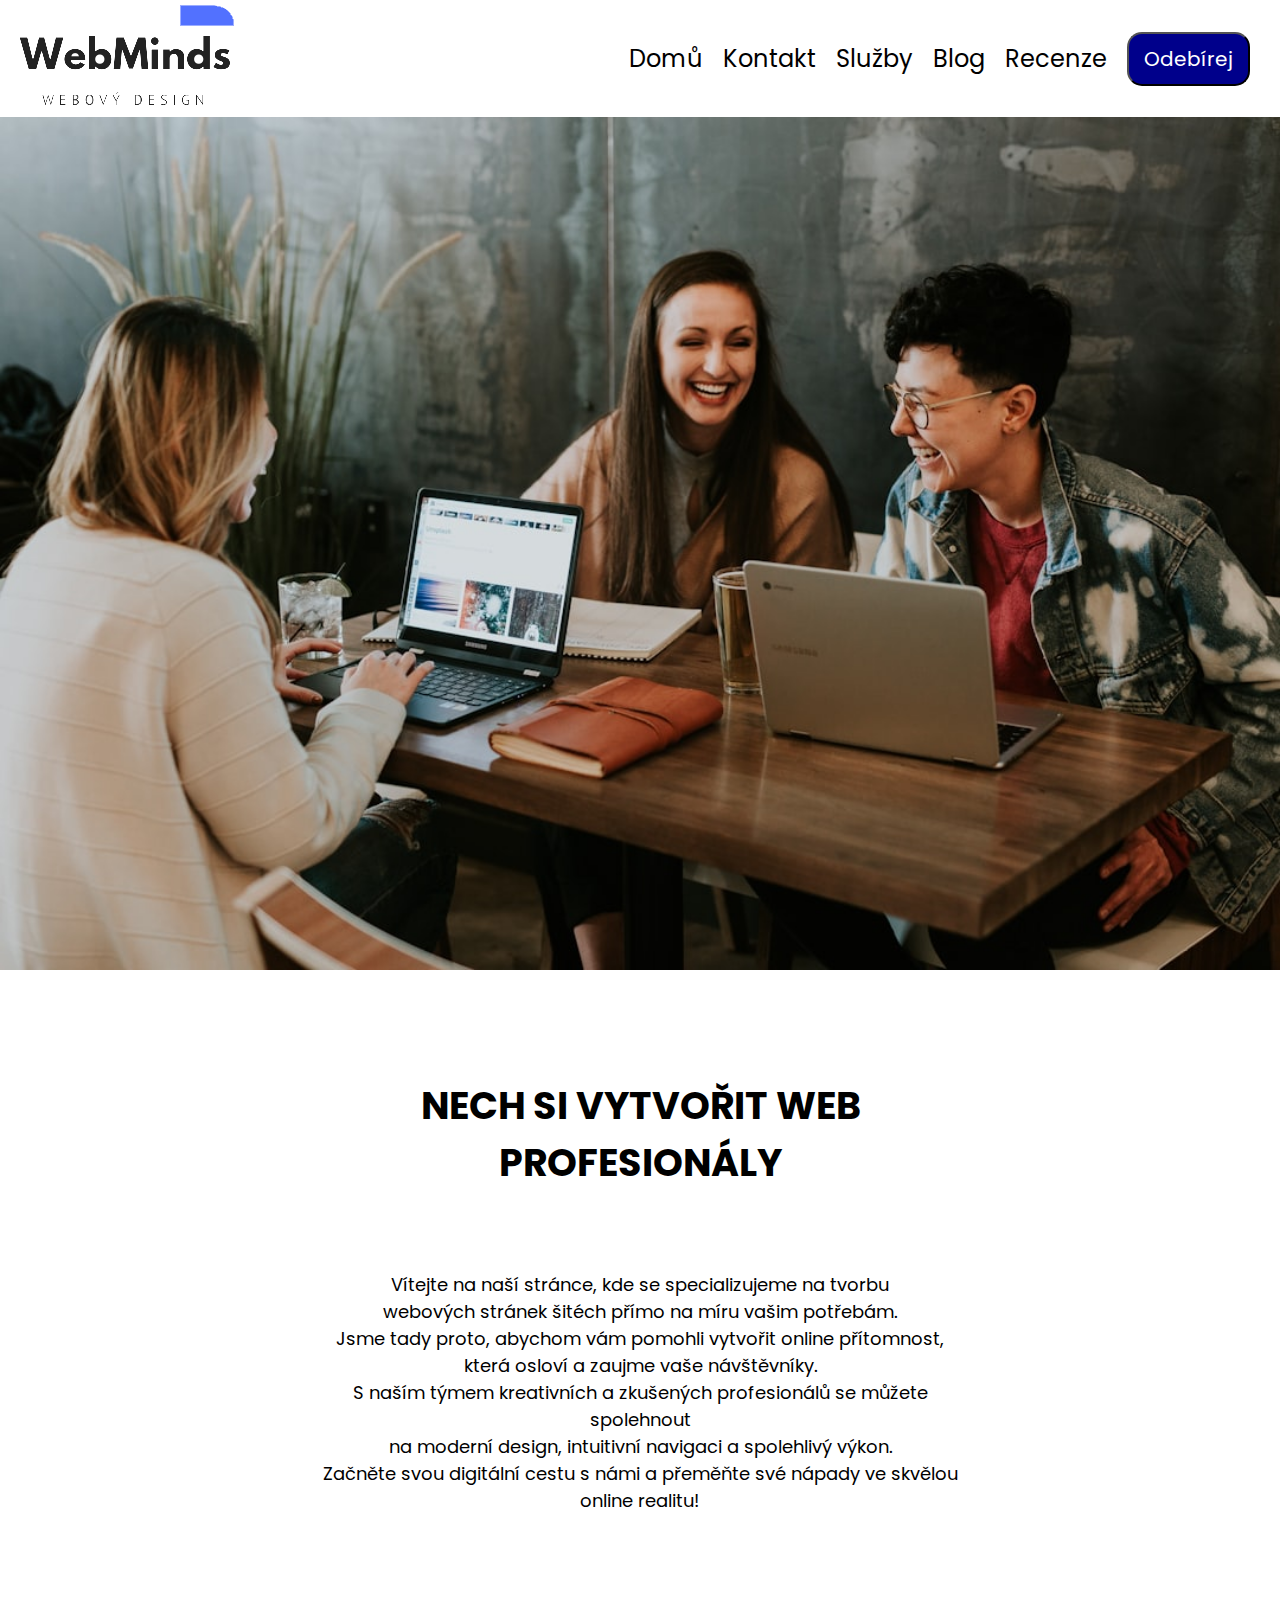
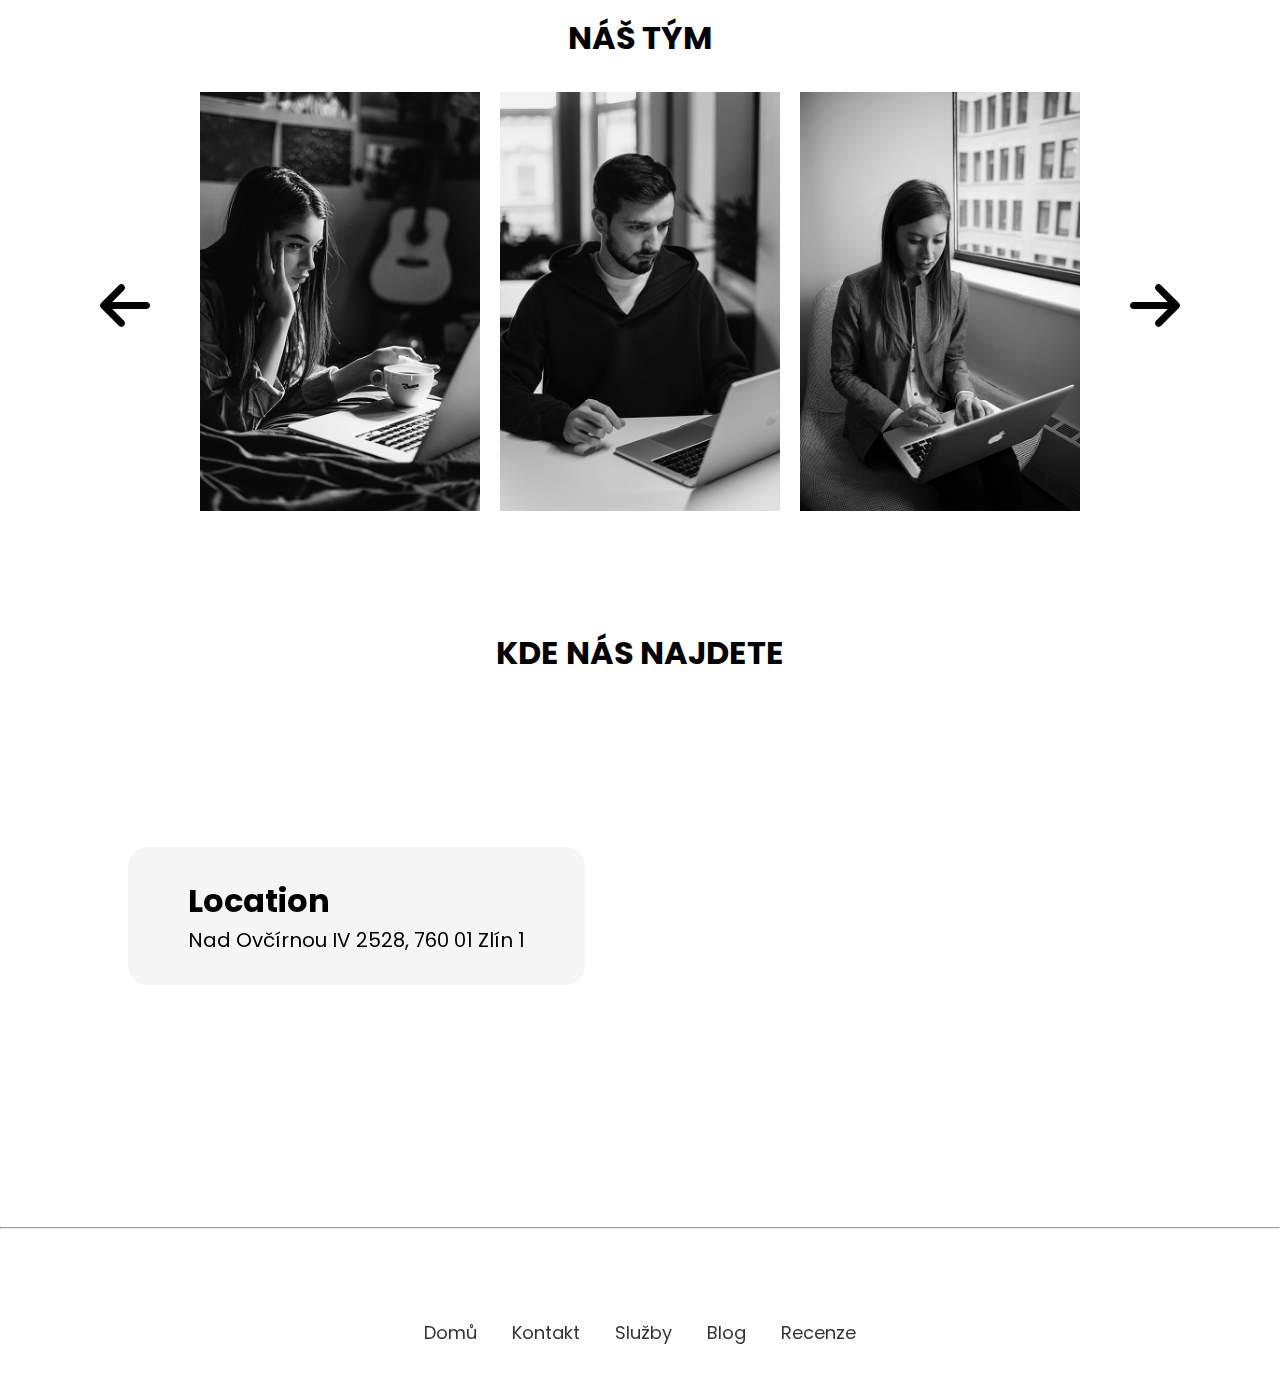
<file: index.html>
<!DOCTYPE html>
<html lang="cs">
<head>
    <meta charset="UTF-8">
    <meta name="viewport" content="width=device-width, initial-scale=1.0">
    <title>Title</title>
    <link rel="stylesheet" href="css/shared.css">
    <link rel="stylesheet" href="css/main.css">
    <link rel="stylesheet" href="https://cdnjs.cloudflare.com/ajax/libs/font-awesome/6.5.2/css/all.min.css" integrity="sha512-SnH5WK+bZxgPHs44uWIX+LLJAJ9/2PkPKZ5QiAj6Ta86w+fsb2TkcmfRyVX3pBnMFcV7oQPJkl9QevSCWr3W6A==" crossorigin="anonymous" referrerpolicy="no-referrer" />
</head>
<body>
<nav>
    <div class="logo">
        <a href="#"><img src="assets/logo.png" alt="logo"></a>
    </div>
    <ul class="menu">
        <li><a href="index.html">Domů</a></li>
        <li><a href="html/contactUs.html">Kontakt</a></li>
        <li><a href="html/products.html">Služby</a></li>
        <li><a href="html/blog.html">Blog</a></li>
        <li><a href="html/review.html">Recenze</a></li>
        <li><button class="sub-btn" onclick="popupToggle()">Odebírej</button></li>
    </ul>
</nav>
<div class="mainpage-first">
    <div class="main-img"><img src="/assets/photo-main.jpg"></div>
    <div class="main-right">
    <h2>NECH SI VYTVOŘIT WEB PROFESIONÁLY</h2>
    <p>Vítejte na naší stránce, kde se specializujeme na tvorbu<br> webových stránek šitéch přímo na míru vašim potřebám.<br>
        Jsme tady proto, abychom vám pomohli vytvořit online přítomnost,<br> která osloví a zaujme vaše návštěvníky.<br>
        S naším týmem kreativních a zkušených profesionálů se můžete spolehnout<br> na moderní design, intuitivní navigaci a spolehlivý výkon.<br>
        Začněte svou digitální cestu s námi a přeměňte své nápady ve skvělou online realitu!
    </p>
    </div>
</div>
<h2 class="team">NÁŠ TÝM</h2>
<div class="gallery-wrap">
    <img class="leftarrow" src="/assets/arrow-left.svg" id="backBtn">
    <div class="gallery">
        <div>
            <span><img src="/assets/worker1.jpg"></span>
            <span><img src="/assets/worker2.jpg"></span>
            <span><img src="/assets/worker3.jpg"></span>
        </div>
        <div>
            <span><img src="/assets/worker4.jpg"></span>
            <span><img src="/assets/worker5.jpg"></span>
            <span><img src="/assets/worker6.jpg"></span>
        </div>
    </div>
    <img class="leftarrow" src="/assets/arrow-right.svg" id="nextBtn">
</div>
<div id="popup">
    <div class="content">
        <img src="/assets/email.png">
        <h2>Odebírej Naše Novinky</h2>
        <p>Tím že se stanete odběratelem našich novinek, tak se tím připojíte
        mezi pár jedinců, kteří právě naše novinky odebírají. Jednou z výhod je,
        že budete u všeho jako první, tudíž Vám nic neunikde. Děkujeme, že Nás podporujete Tým WebMinds.</p>
        <div class="input-box">
            <input type="email" name="email" placeholder="Váš Email" required>
        </div>
        <div class="input-box">
            <input type="submit" name="submit" onclick="popupToggle()" value="Přihásit se" class="sub-btn">
        </div>
    </div>
    <a class="close" onclick="popupToggle()"><img src="/assets/close.png"></a>
</div>
<h2 class="where-u-find-us">KDE NÁS NAJDETE</h2>
<div class="google-map">
    <div class="location">
        <div class="location-frame">
            <h1>Location</h1>
            <p>Nad Ovčírnou IV 2528, 760 01 Zlín 1</p>
        </div>
    </div>
    <iframe src="https://www.google.com/maps/embed?pb=!1m18!1m12!1m3!1d1303.0044214064342!2d17.661788376337828!3d49.219359388695516!2m3!1f0!2f0!3f0!3m2!1i1024!2i768!4f13.1!3m3!1m2!1s0x4713734ea3ef4b47%3A0x60019d1712db0876!2zU3TFmWVkbsOtIHByxa9teXNsb3bDoSDFoWtvbGEgcG9seXRlY2huaWNrw6EgLSBDZW50cnVtIG9kYm9ybsOpIHDFmcOtcHJhdnkgWmzDrW4!5e0!3m2!1scs!2scz!4v1712680749939!5m2!1scs!2scz" width="600" height="450" style="border:0;" allowfullscreen="" loading="lazy" referrerpolicy="no-referrer-when-downgrade"></iframe>
</div>
<hr class="footer-hr">
<footer>
    <div class="icons">
        <a href="#"><i class="fa-brands fa-square-instagram"></i></a>
        <a href="#"><i class="fa-brands fa-square-facebook"></i></a>
        <a href="#"><i class="fa-brands fa-square-x-twitter"></i></a>
    </div>
    <ul class="footer-list">
        <li><a href="index.html">Domů</a></li>
        <li><a href="html/contactUs.html">Kontakt</a></li>
        <li><a href="html/products.html">Služby</a></li>
        <li><a href="#">Blog</a></li>
        <li><a href="html/review.html">Recenze</a></li>
    </ul>
</footer>
<script src="js/main.js"></script>
</body>
</html>
</file>
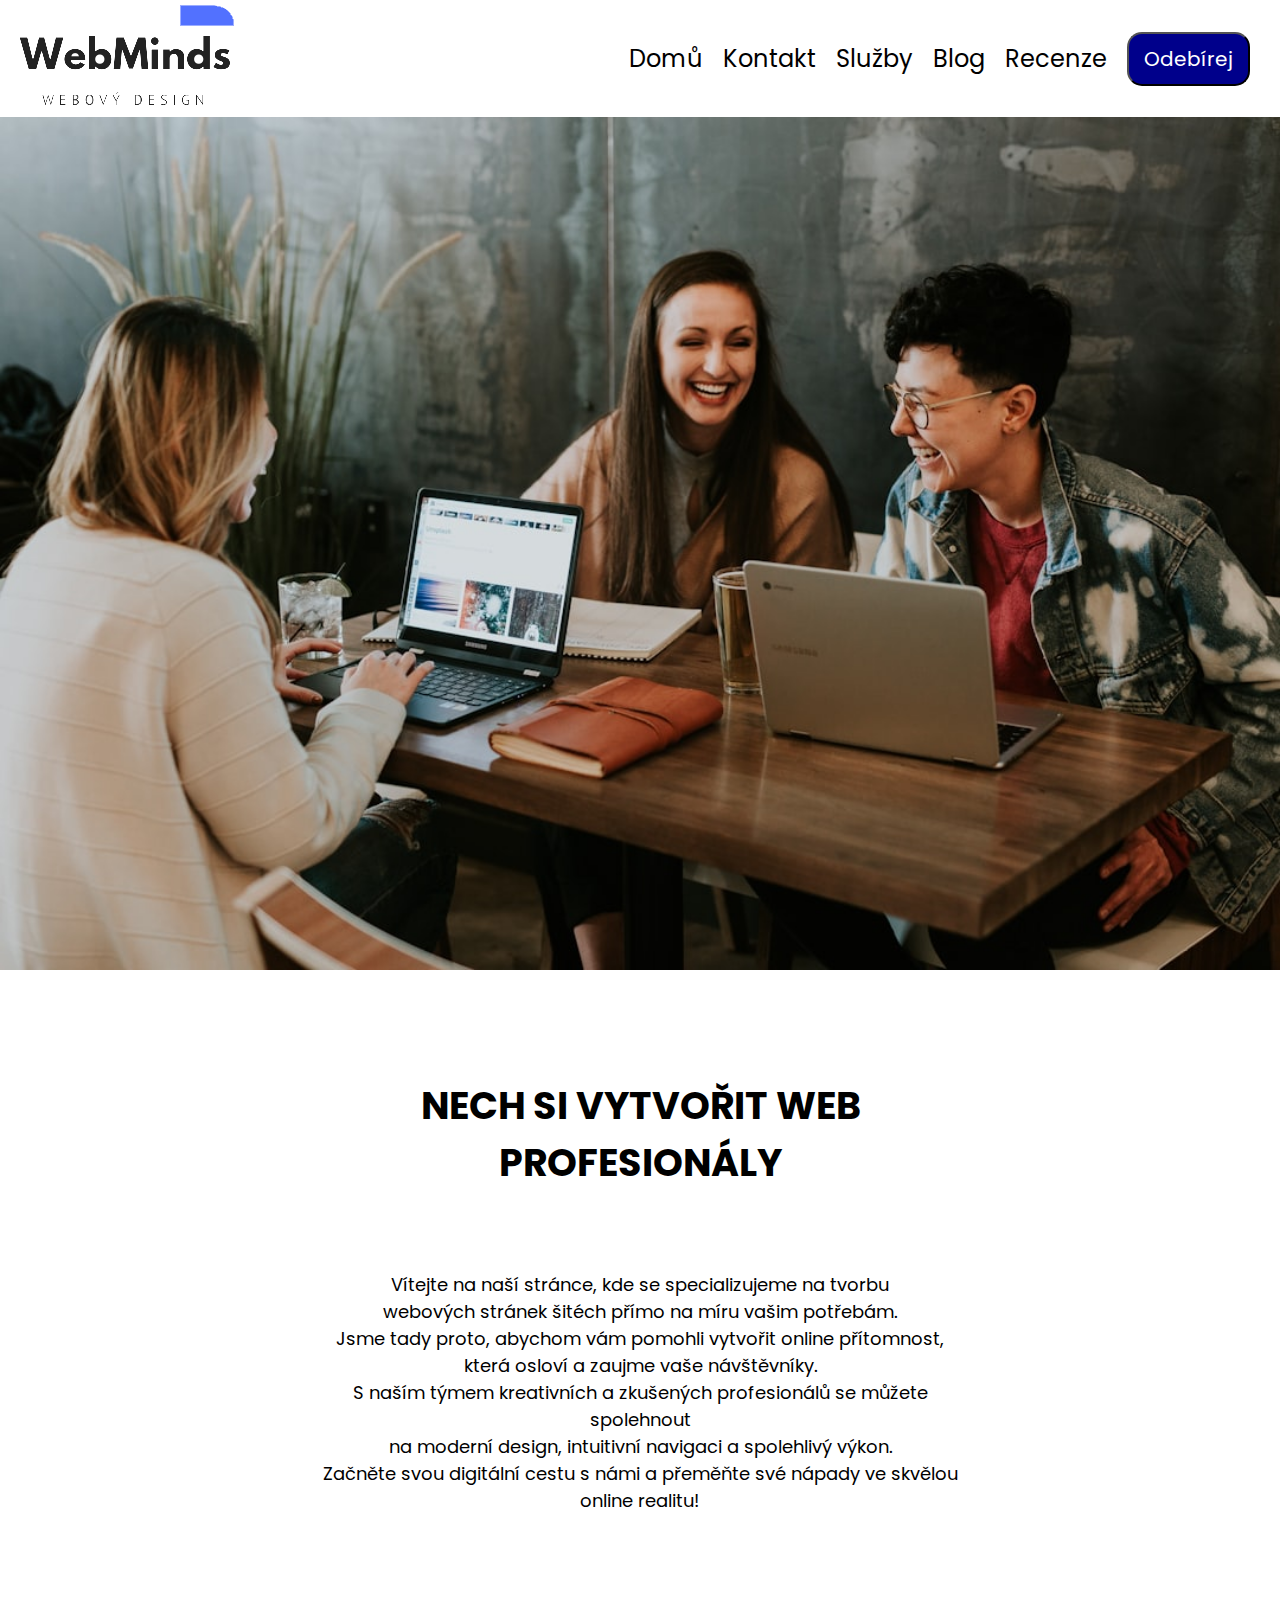
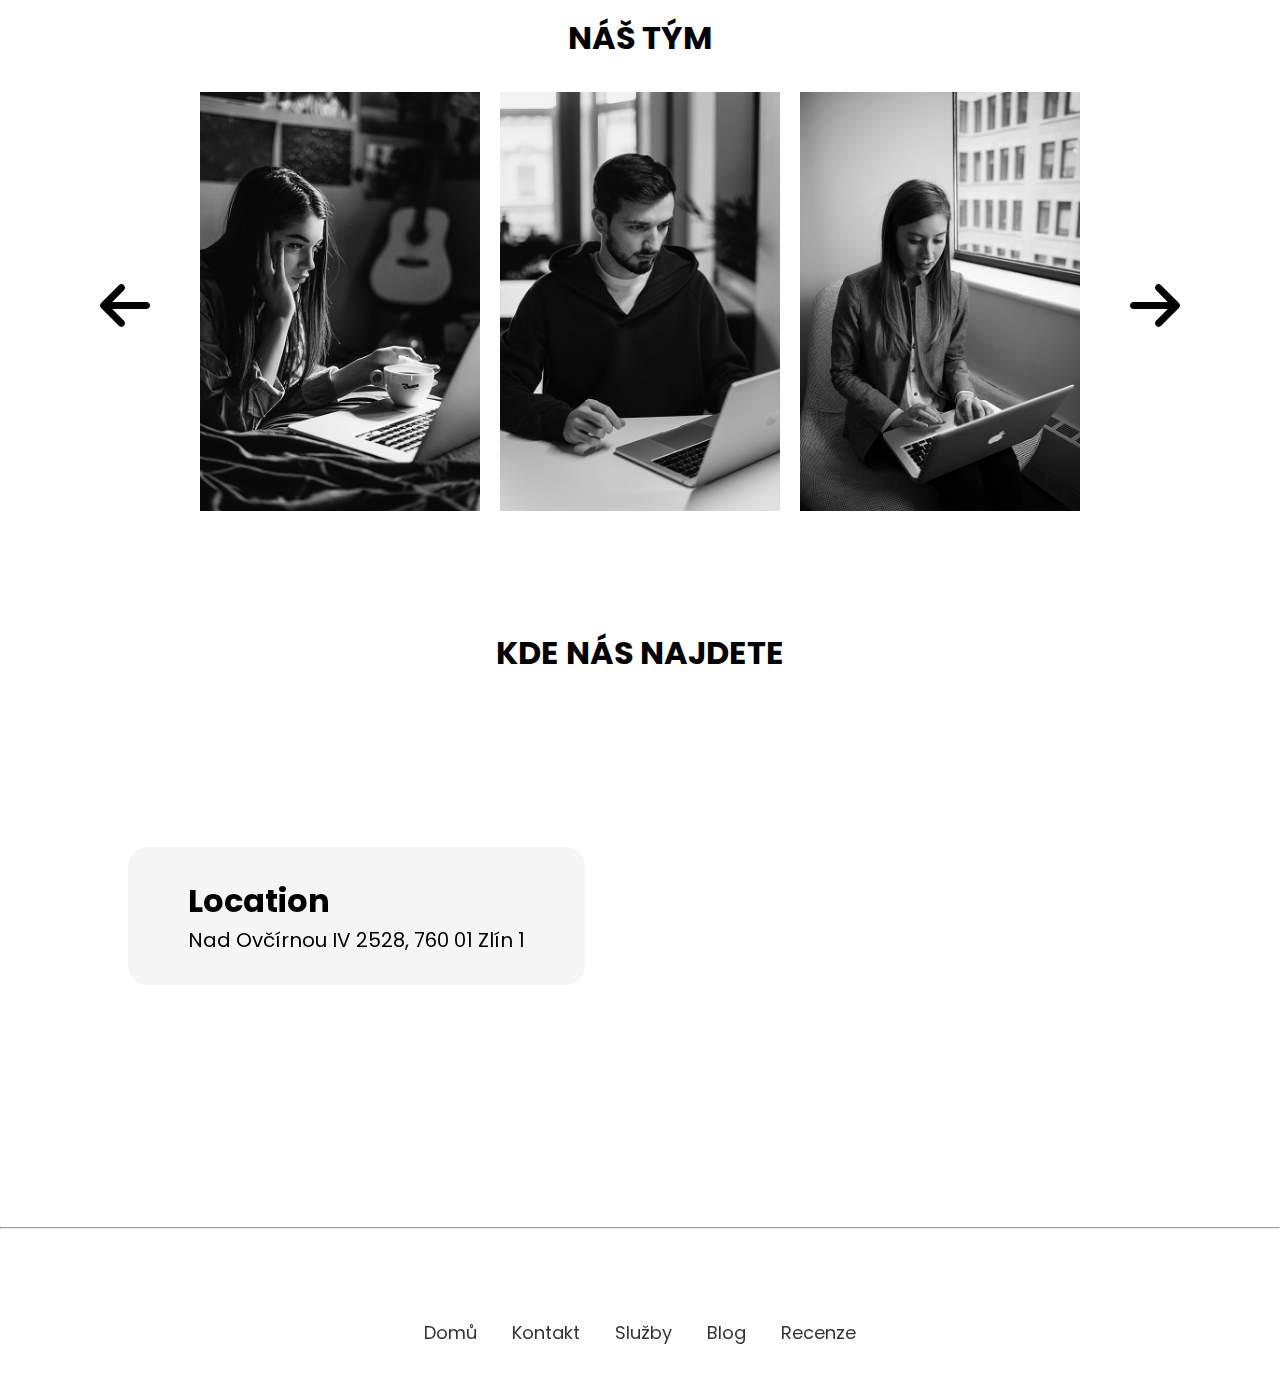
<file: html/index.html>
<!DOCTYPE html>
<html lang="cs">
<head>
    <meta charset="UTF-8">
    <title>Title</title>
    <link rel="stylesheet" href="../css/shared.css">
    <link rel="stylesheet" href="../css/main.css">
    <link rel="stylesheet" href="https://cdnjs.cloudflare.com/ajax/libs/font-awesome/6.5.2/css/all.min.css" integrity="sha512-SnH5WK+bZxgPHs44uWIX+LLJAJ9/2PkPKZ5QiAj6Ta86w+fsb2TkcmfRyVX3pBnMFcV7oQPJkl9QevSCWr3W6A==" crossorigin="anonymous" referrerpolicy="no-referrer" />
</head>
<body>
<nav>
    <div class="logo">
        <a href="#"><img src="../assets/logo.png" alt="logo"></a>
    </div>
    <ul class="menu">
        <li><a href="index.html">Domů</a></li>
        <li><a href="contactUs.html">Kontakt</a></li>
        <li><a href="products.html">Služby</a></li>
        <li><a href="blog.html">Blog</a></li>
        <li><a href="review.html">Recenze</a></li>
        <li><button class="sub-btn" onclick="popupToggle()">Odebírej</button></li>
    </ul>
</nav>
<div class="mainpage-first">
    <div class="main-img"><img src="/assets/photo-main.jpg"></div>
    <div class="main-right">
    <h2>NECH SI VYTVOŘIT WEB PROFESIONÁLY</h2>
    <p>Vítejte na naší stránce, kde se specializujeme na tvorbu<br> webových stránek šitéch přímo na míru vašim potřebám.<br>
        Jsme tady proto, abychom vám pomohli vytvořit online přítomnost,<br> která osloví a zaujme vaše návštěvníky.<br>
        S naším týmem kreativních a zkušených profesionálů se můžete spolehnout<br> na moderní design, intuitivní navigaci a spolehlivý výkon.<br>
        Začněte svou digitální cestu s námi a přeměňte své nápady ve skvělou online realitu!
    </p>
    </div>
</div>
<h2 class="team">NÁŠ TÝM</h2>
<div class="gallery-wrap">
    <img class="leftarrow" src="/assets/arrow-left.svg" id="backBtn">
    <div class="gallery">
        <div>
            <span><img src="/assets/worker1.jpg"></span>
            <span><img src="/assets/worker2.jpg"></span>
            <span><img src="/assets/worker3.jpg"></span>
        </div>
        <div>
            <span><img src="/assets/worker4.jpg"></span>
            <span><img src="/assets/worker5.jpg"></span>
            <span><img src="/assets/worker6.jpg"></span>
        </div>
    </div>
    <img class="leftarrow" src="/assets/arrow-right.svg" id="nextBtn">
</div>
<div id="popup">
    <div class="content">
        <img src="/assets/email.png">
        <h2>Odebírej Naše Novinky</h2>
        <p>Tím že se stanete odběratelem našich novinek, tak se tím připojíte
        mezi pár jedinců, kteří právě naše novinky odebírají. Jednou z výhod je,
        že budete u všeho jako první, tudíž Vám nic neunikde. Děkujeme, že Nás podporujete Tým WebMinds.</p>
        <div class="input-box">
            <input type="email" name="email" placeholder="Váš Email" required>
        </div>
        <div class="input-box">
            <input type="submit" name="submit" onclick="popupToggle()" value="Přihásit se" class="sub-btn">
        </div>
    </div>
    <a class="close" onclick="popupToggle()"><img src="/assets/close.png"></a>
</div>
<h2 class="where-u-find-us">KDE NÁS NAJDETE</h2>
<div class="google-map">
    <div class="location">
        <div class="location-frame">
            <h1>Location</h1>
            <p>Nad Ovčírnou IV 2528, 760 01 Zlín 1</p>
        </div>
    </div>
    <iframe src="https://www.google.com/maps/embed?pb=!1m18!1m12!1m3!1d1303.0044214064342!2d17.661788376337828!3d49.219359388695516!2m3!1f0!2f0!3f0!3m2!1i1024!2i768!4f13.1!3m3!1m2!1s0x4713734ea3ef4b47%3A0x60019d1712db0876!2zU3TFmWVkbsOtIHByxa9teXNsb3bDoSDFoWtvbGEgcG9seXRlY2huaWNrw6EgLSBDZW50cnVtIG9kYm9ybsOpIHDFmcOtcHJhdnkgWmzDrW4!5e0!3m2!1scs!2scz!4v1712680749939!5m2!1scs!2scz" width="600" height="450" style="border:0;" allowfullscreen="" loading="lazy" referrerpolicy="no-referrer-when-downgrade"></iframe>
</div>
<hr class="footer-hr">
<footer>
    <div class="icons">
        <a href="#"><i class="fa-brands fa-square-instagram"></i></a>
        <a href="#"><i class="fa-brands fa-square-facebook"></i></a>
        <a href="#"><i class="fa-brands fa-square-x-twitter"></i></a>
    </div>
    <ul class="footer-list">
        <li><a href="index.html">Domů</a></li>
        <li><a href="contactUs.html">Kontakt</a></li>
        <li><a href="products.html">Služby</a></li>
        <li><a href="#">Blog</a></li>
        <li><a href="review.html">Recenze</a></li>
    </ul>
</footer>
<script src="../js/main.js"></script>
</body>
</html>
</file>
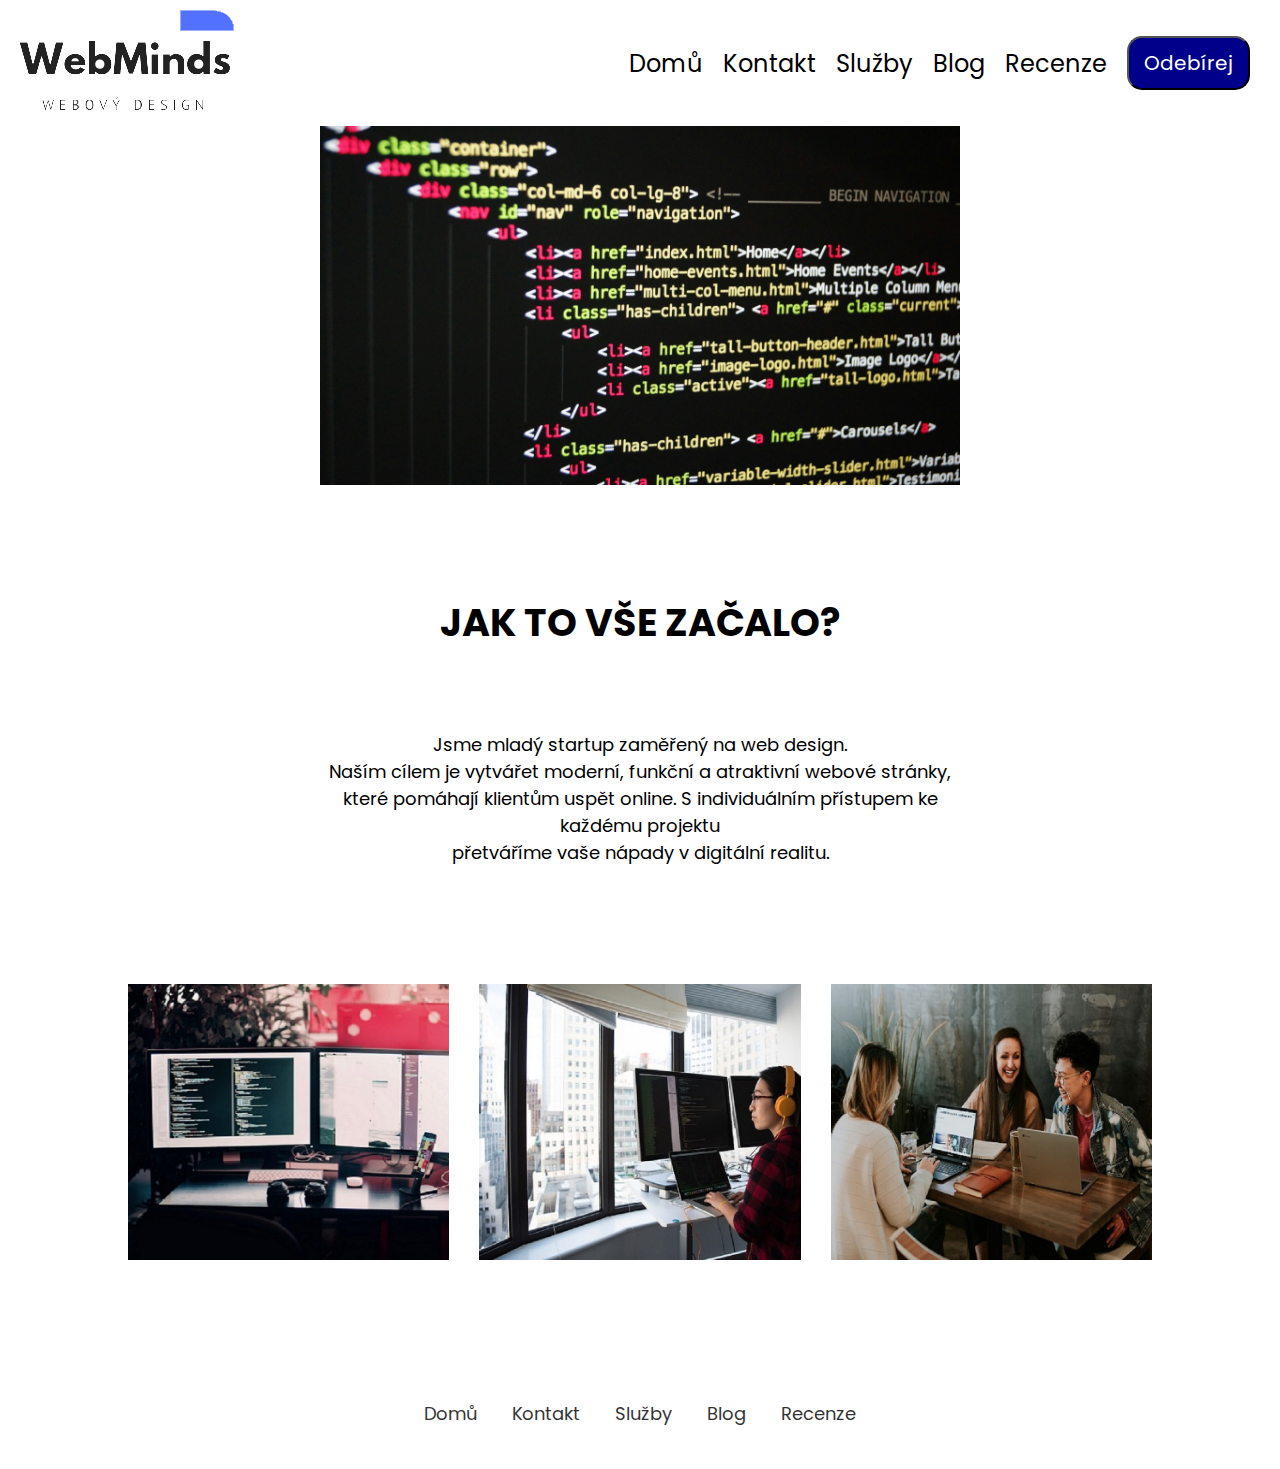
<file: html/blog.html>
<!DOCTYPE html>
<html lang="en">
<head>
    <meta charset="UTF-8">
    <meta name="viewport" content="width=device-width, initial-scale=1.0">
    <title>Title</title>
    <link rel="stylesheet" href="../css/blog.css">
    <link rel="stylesheet" href="../css/shared.css">
    <link rel="stylesheet" href="https://cdnjs.cloudflare.com/ajax/libs/font-awesome/6.5.2/css/all.min.css" integrity="sha512-SnH5WK+bZxgPHs44uWIX+LLJAJ9/2PkPKZ5QiAj6Ta86w+fsb2TkcmfRyVX3pBnMFcV7oQPJkl9QevSCWr3W6A==" crossorigin="anonymous" referrerpolicy="no-referrer" />

</head>
<body>
<nav>
    <div class="logo">
        <a href="#"><img src="../assets/logo.png" alt="logo"></a>
    </div>
    <ul class="menu">
        <li><a href="../index.html">Domů</a></li>
        <li><a href="contactUs.html">Kontakt</a></li>
        <li><a href="products.html">Služby</a></li>
        <li><a href="blog.html">Blog</a></li>
        <li><a href="review.html">Recenze</a></li>
        <li><button class="sub-btn" onclick="popupToggle()">Odebírej</button></li>
    </ul>
</nav>
<div class="about-us-container">
    <div class="left-img">
        <img src="/assets/about-us.jpg" alt="aboutus">
    </div>
    <div class="about-us-right">
        <h2>JAK TO VŠE ZAČALO?</h2>
        <p>
            Jsme mladý startup zaměřený na web design.<br> Naším cílem je vytvářet moderní, funkční a atraktivní webové stránky,<br> které pomáhají klientům uspět online. S individuálním přístupem ke každému projektu<br> přetváříme vaše nápady v digitální realitu.</p>
    </div>
</div>
<div class="full-img" id="fullImgBox">
    <img src="/assets/photo-1.jpg" id="fullImg">
    <span onclick="closeFullImg()">X</span>
</div>
<div class="img-gallery">
    <img src="/assets/photo-1.jpg" onclick="openFullImg(this.src)">
    <img src="/assets/photo-2.jpg" onclick="openFullImg(this.src)">
    <img src="/assets/photo-3.jpg" onclick="openFullImg(this.src)">
</div>
<div id="popup">
    <div class="content">
        <img src="/assets/email.png">
        <h2>Odebírej Naše Novinky</h2>
        <p>Tím že se stanete odběratelem našich novinek, tak se tím připojíte
            mezi pár jedinců, kteří právě naše novinky odebírají. Jednou z výhod je,
            že budete u všeho jako první, tudíž Vám nic neunikde. Děkujeme, že Nás podporujete Tým WebMinds.</p>
        <div class="input-box">
            <input type="email" name="email" placeholder="Váš Email" required>
        </div>
        <div class="input-box">
            <input type="submit" name="submit" onclick="popupToggle()" value="Přihásit se" class="sub-btn">
        </div>
    </div>
    <a class="close" onclick="popupToggle()"><img src="/assets/close.png"></a>
</div>
<footer>
    <div class="icons">
        <a href="#"><i class="fa-brands fa-square-instagram"></i></a>
        <a href="#"><i class="fa-brands fa-square-facebook"></i></a>
        <a href="#"><i class="fa-brands fa-square-x-twitter"></i></a>
    </div>
    <ul class="footer-list">
        <li><a href="../index.html">Domů</a></li>
        <li><a href="contactUs.html">Kontakt</a></li>
        <li><a href="products.html">Služby</a></li>
        <li><a href="#">Blog</a></li>
        <li><a href="review.html">Recenze</a></li>
    </ul>
</footer>
<script src="../js/blog.js"></script>
</body>
</html>
</file>
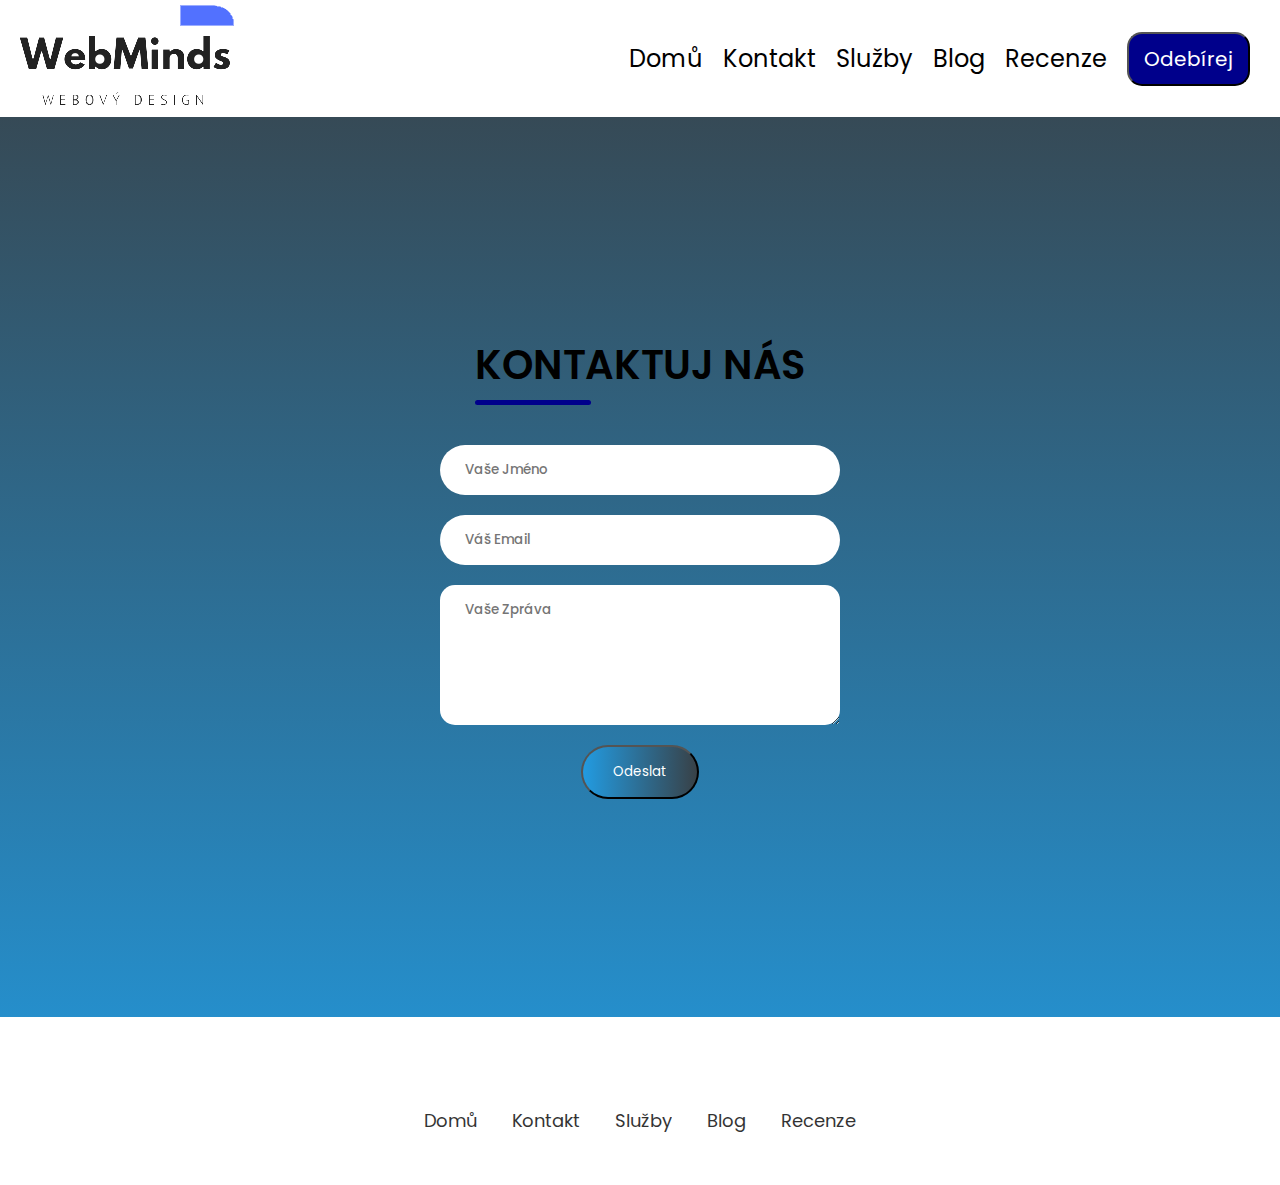
<file: html/contactUs.html>
<!DOCTYPE html>
<html lang="cs">
<head>
    <meta charset="UTF-8">
    <meta name="viewport" content="width=device-width, initial-scale=1.0">
    <title>Contact Us</title>
    <link rel="stylesheet" href="../css/contactUs.css">
    <link rel="stylesheet" href="https://cdnjs.cloudflare.com/ajax/libs/font-awesome/6.5.2/css/all.min.css" integrity="sha512-SnH5WK+bZxgPHs44uWIX+LLJAJ9/2PkPKZ5QiAj6Ta86w+fsb2TkcmfRyVX3pBnMFcV7oQPJkl9QevSCWr3W6A==" crossorigin="anonymous" referrerpolicy="no-referrer" />
    <link rel="stylesheet" href="../css/shared.css">
</head>
<body>
<nav>
    <div class="logo">
        <a href="#"><img src="../assets/logo.png" alt="logo"></a>
    </div>
    <ul class="menu">
        <li><a href="../index.html">Domů</a></li>
        <li><a href="contactUs.html">Kontakt</a></li>
        <li><a href="products.html">Služby</a></li>
        <li><a href="blog.html">Blog</a></li>
        <li><a href="review.html">Recenze</a></li>
        <li><button class="sub-btn" onclick="popupToggle()">Odebírej</button></li>
    </ul>
</nav>
    <div class="contact-container">
        <form action="https://api.web3forms.com/submit" method="POST" class="contact-left">
            <div class="contact-left-title">
                <h2>KONTAKTUJ NÁS</h2>
                <hr>
            </div>
            <input type="hidden" name="access_key" value="3c0c82df-f76d-4f15-a514-24a48aae7e88">
            <input type="text" name="name" placeholder="Vaše Jméno" class="contact-inputs" required>
            <input type="email" name="email" placeholder="Váš Email" class="contact-inputs" required>
            <textarea name="message" placeholder="Vaše Zpráva" class="contact-inputs" required></textarea>
            <button type="submit">Odeslat</button>
        </form>
    </div>
<div id="popup">
    <div class="content">
        <img src="/assets/email.png">
        <h2>Odebírej Naše Novinky</h2>
        <p>Tím že se stanete odběratelem našich novinek, tak se tím připojíte
            mezi pár jedinců, kteří právě naše novinky odebírají. Jednou z výhod je,
            že budete u všeho jako první, tudíž Vám nic neunikde. Děkujeme, že Nás podporujete Tým WebMinds.</p>
        <div class="input-box">
            <input type="email" name="email" placeholder="Váš Email" required>
        </div>
        <div class="input-box">
            <input type="submit" name="submit" onclick="popupToggle()" value="Přihásit se" class="sub-btn">
        </div>
    </div>
    <a class="close" onclick="popupToggle()"><img src="/assets/close.png"></a>
</div>
<footer>
    <div class="icons">
        <a href="#"><i class="fa-brands fa-square-instagram"></i></a>
        <a href="#"><i class="fa-brands fa-square-facebook"></i></a>
        <a href="#"><i class="fa-brands fa-square-x-twitter"></i></a>
    </div>
    <ul class="footer-list">
        <li><a href="../index.html">Domů</a></li>
        <li><a href="contactUs.html">Kontakt</a></li>
        <li><a href="products.html">Služby</a></li>
        <li><a href="#">Blog</a></li>
        <li><a href="review.html">Recenze</a></li>
    </ul>
</footer>
<script src="../js/contact_us.js"></script>
</body>
</html>
</file>
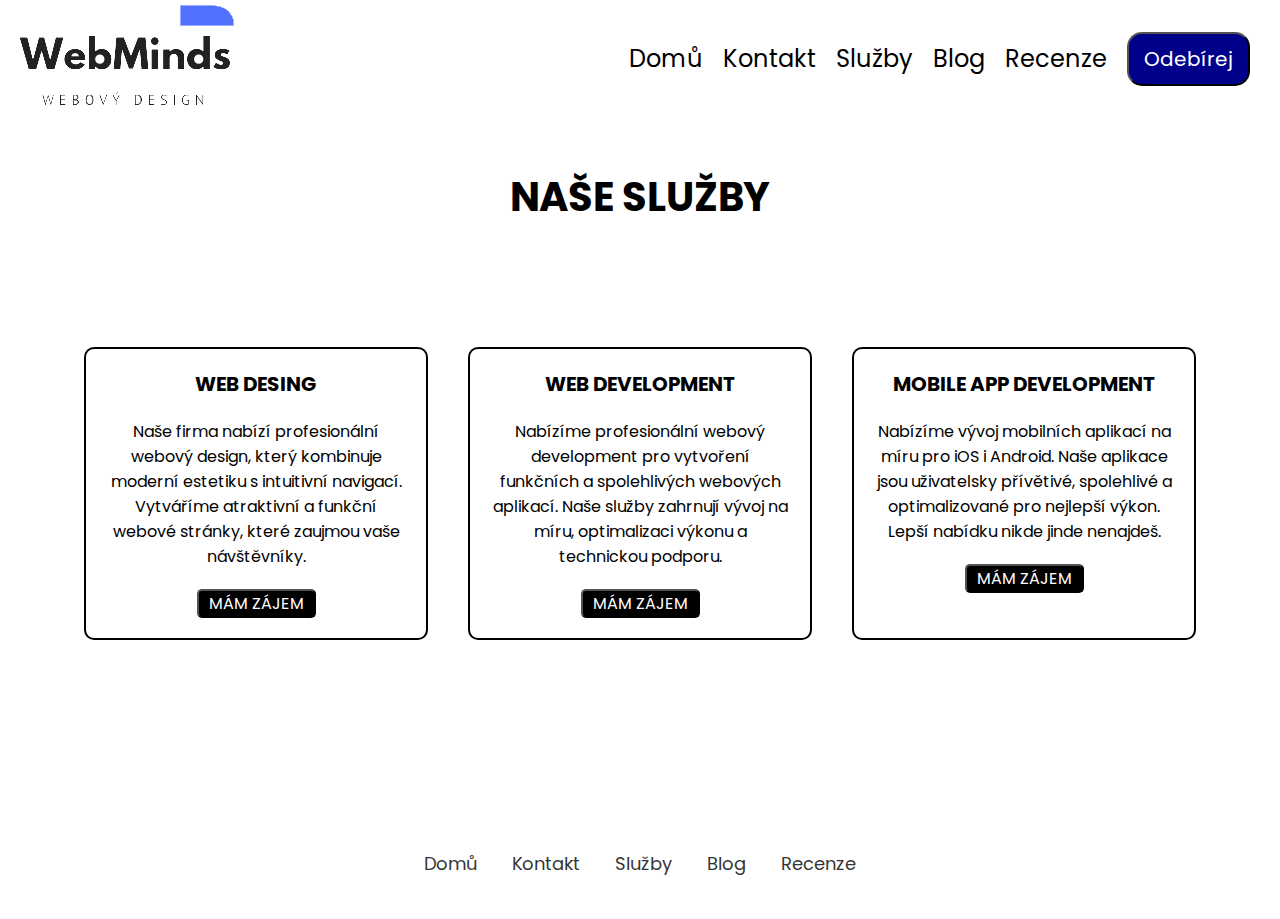
<file: html/products.html>
<!DOCTYPE html>
<html lang="cs">
<head>
    <meta charset="UTF-8">
    <meta name="viewport" content="width=device-width, initial-scale=1.0">
    <title>Title</title>
    <link rel="stylesheet" href="../css/shared.css">
    <link rel="stylesheet" href="../css/products.css">
    <link rel="stylesheet" href="https://cdnjs.cloudflare.com/ajax/libs/font-awesome/6.5.2/css/all.min.css" integrity="sha512-SnH5WK+bZxgPHs44uWIX+LLJAJ9/2PkPKZ5QiAj6Ta86w+fsb2TkcmfRyVX3pBnMFcV7oQPJkl9QevSCWr3W6A==" crossorigin="anonymous" referrerpolicy="no-referrer" />
</head>
<body>
<nav>
    <div class="logo">
        <a href="#"><img src="../assets/logo.png" alt="logo"></a>
    </div>
    <ul class="menu">
        <li><a href="../index.html">Domů</a></li>
        <li><a href="contactUs.html">Kontakt</a></li>
        <li><a href="products.html">Služby</a></li>
        <li><a href="blog.html">Blog</a></li>
        <li><a href="review.html">Recenze</a></li>
        <li><button class="sub-btn" onclick="popupToggle()">Odebírej</button></li>
    </ul>
</nav>
<div class="container">
    <h1 class="section-heading">NAŠE SLUŽBY</h1>
    <div class="services-cards">
        <div class="services-card">
            <i class="fas fa-desktop"></i>
            <h3>WEB DESING</h3>
            <p>Naše firma nabízí profesionální webový design, který kombinuje moderní estetiku s intuitivní navigací.
                Vytváříme atraktivní a funkční webové stránky, které zaujmou vaše návštěvníky.</p>
            <button><a href="contactUs.html">MÁM ZÁJEM</a></button>
        </div>
        <div class="services-card">
            <i class="fas fa-code"></i>
            <h3>WEB DEVELOPMENT</h3>
            <p>Nabízíme profesionální webový development pro vytvoření funkčních a spolehlivých webových aplikací.
                Naše služby zahrnují vývoj na míru, optimalizaci výkonu a technickou podporu.</p>
            <button><a href="contactUs.html">MÁM ZÁJEM</a></button>
        </div>
        <div class="services-card">
            <i class="fas fa-mobile-alt"></i>
            <h3>MOBILE APP DEVELOPMENT</h3>
            <p>Nabízíme vývoj mobilních aplikací na míru pro iOS i Android.
                Naše aplikace jsou uživatelsky přívětivé, spolehlivé a optimalizované pro nejlepší výkon. Lepší nabídku nikde jinde nenajdeš.</p>
            <button><a href="contactUs.html">MÁM ZÁJEM</a></button>
        </div>
    </div>
</div>
<div id="popup">
    <div class="content">
        <img src="/assets/email.png">
        <h2>Odebírej Naše Novinky</h2>
        <p>Tím že se stanete odběratelem našich novinek, tak se tím připojíte
            mezi pár jedinců, kteří právě naše novinky odebírají. Jednou z výhod je,
            že budete u všeho jako první, tudíž Vám nic neunikde. Děkujeme, že Nás podporujete Tým WebMinds.</p>
        <div class="input-box">
            <input type="email" name="email" placeholder="Váš Email" required>
        </div>
        <div class="input-box">
            <input type="submit" name="submit" onclick="popupToggle()" value="Přihásit se" class="sub-btn">
        </div>
    </div>
    <a class="close" onclick="popupToggle()"><img src="/assets/close.png"></a>
</div>
<footer>
    <div class="icons">
        <a href="#"><i class="fa-brands fa-square-instagram"></i></a>
        <a href="#"><i class="fa-brands fa-square-facebook"></i></a>
        <a href="#"><i class="fa-brands fa-square-x-twitter"></i></a>
    </div>
    <ul class="footer-list">
        <li><a href="../index.html">Domů</a></li>
        <li><a href="contactUs.html">Kontakt</a></li>
        <li><a href="products.html">Služby</a></li>
        <li><a href="#">Blog</a></li>
        <li><a href="review.html">Recenze</a></li>
    </ul>
</footer>
</body>
</html>
</file>
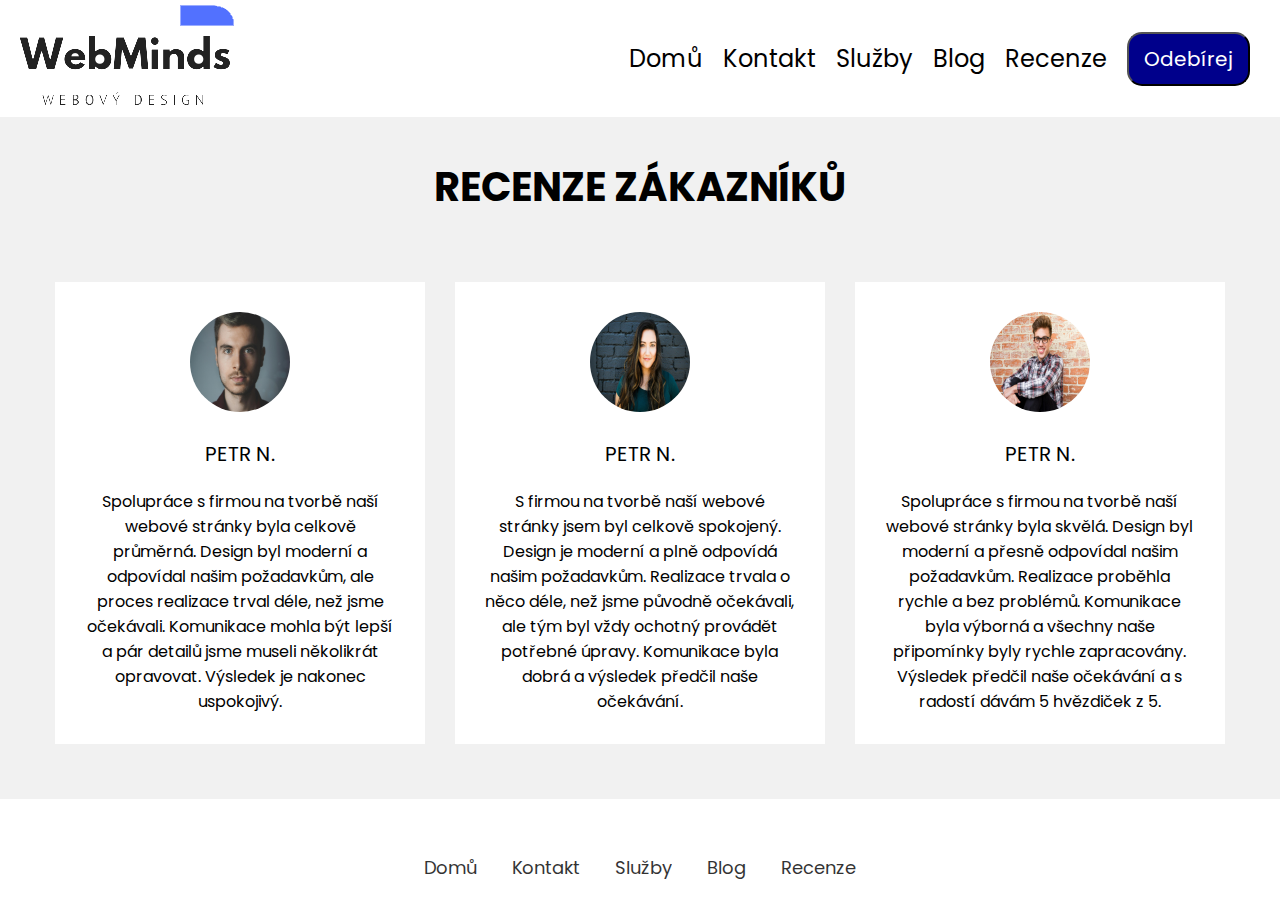
<file: html/review.html>
<!DOCTYPE html>
<html lang="cs">
<head>
    <meta charset="UTF-8">
  <meta name="viewport" content="width=device-width, initial-scale=1.0">
    <title>Title</title>
  <link rel="stylesheet" href="../css/shared.css">
  <link rel="stylesheet" href="../css/review.css">
  <link rel="stylesheet" href="https://cdnjs.cloudflare.com/ajax/libs/font-awesome/6.5.2/css/all.min.css" integrity="sha512-SnH5WK+bZxgPHs44uWIX+LLJAJ9/2PkPKZ5QiAj6Ta86w+fsb2TkcmfRyVX3pBnMFcV7oQPJkl9QevSCWr3W6A==" crossorigin="anonymous" referrerpolicy="no-referrer" />

</head>
<body>
<nav>
  <div class="logo">
    <a href="#"><img src="../assets/logo.png" alt="logo"></a>
  </div>
  <ul class="menu">
    <li><a href="../index.html">Domů</a></li>
    <li><a href="contactUs.html">Kontakt</a></li>
    <li><a href="products.html">Služby</a></li>
    <li><a href="blog.html">Blog</a></li>
    <li><a href="review.html">Recenze</a></li>
    <li><button class="sub-btn" onclick="popupToggle()">Odebírej</button></li>
  </ul>
</nav>
<div class="reviews">
  <div class="inner">
  <h1>RECENZE ZÁKAZNÍKŮ</h1>
  <div class="border"></div>

    <div class="row">
      <div class="col">
        <div class="review">
          <img src="/assets/p1.jpg">
          <div class="name">Petr N.</div>
          <div class="stars">
            <i class="fas fa-star"></i>
            <i class="fas fa-star"></i>
            <i class="fas fa-star"></i>
            <i class="fa-regular fa-star"></i>
            <i class="fa-regular fa-star"></i>
          </div>

          <p>
            Spolupráce s firmou na tvorbě naší webové stránky byla celkově průměrná. Design byl moderní a odpovídal našim požadavkům, ale proces realizace trval déle, než jsme očekávali. Komunikace mohla být lepší a pár detailů jsme museli několikrát opravovat. Výsledek je nakonec uspokojivý.
          </p>
        </div>
      </div>

      <div class="col">
        <div class="review">
          <img src="/assets/p2.jpg">
          <div class="name">Petr N.</div>
          <div class="stars">
            <i class="fas fa-star"></i>
            <i class="fas fa-star"></i>
            <i class="fas fa-star"></i>
            <i class="fas fa-star"></i>
            <i class="fa-regular fa-star"></i>
          </div>

          <p>
            S firmou na tvorbě naší webové stránky jsem byl celkově spokojený. Design je moderní a plně odpovídá našim požadavkům. Realizace trvala o něco déle, než jsme původně očekávali, ale tým byl vždy ochotný provádět potřebné úpravy. Komunikace byla dobrá a výsledek předčil naše očekávání.
          </p>
        </div>
      </div>

      <div class="col">
        <div class="review">
          <img src="/assets/p3.jpg">
          <div class="name">Petr N.</div>
          <div class="stars">
            <i class="fas fa-star"></i>
            <i class="fas fa-star"></i>
            <i class="fas fa-star"></i>
            <i class="fas fa-star"></i>
            <i class="fas fa-star"></i>
          </div>

          <p>

            Spolupráce s firmou na tvorbě naší webové stránky byla skvělá. Design byl moderní a přesně odpovídal našim požadavkům. Realizace proběhla rychle a bez problémů. Komunikace byla výborná a všechny naše připomínky byly rychle zapracovány. Výsledek předčil naše očekávání a s radostí dávám 5 hvězdiček z 5.
          </p>
        </div>
      </div>
    </div>
  </div>
</div>
<div id="popup">
  <div class="content">
    <img src="/assets/email.png">
    <h2>Odebírej Naše Novinky</h2>
    <p>Tím že se stanete odběratelem našich novinek, tak se tím připojíte
      mezi pár jedinců, kteří právě naše novinky odebírají. Jednou z výhod je,
      že budete u všeho jako první, tudíž Vám nic neunikde. Děkujeme, že Nás podporujete Tým WebMinds.</p>
    <div class="input-box">
      <input type="email" name="email" placeholder="Váš Email" required>
    </div>
    <div class="input-box">
      <input type="submit" name="submit" onclick="popupToggle()" value="Přihásit se" class="sub-btn">
    </div>
  </div>
  <a class="close" onclick="popupToggle()"><img src="/assets/close.png"></a>
</div>
<footer>
  <div class="icons">
    <a href="#"><i class="fa-brands fa-square-instagram"></i></a>
    <a href="#"><i class="fa-brands fa-square-facebook"></i></a>
    <a href="#"><i class="fa-brands fa-square-x-twitter"></i></a>
  </div>
  <ul class="footer-list">
    <li><a href="../index.html">Domů</a></li>
    <li><a href="contactUs.html">Kontakt</a></li>
    <li><a href="products.html">Služby</a></li>
    <li><a href="#">Blog</a></li>
    <li><a href="review.html">Recenze</a></li>
  </ul>
</footer>
<script src="../js/review.js"></script>
</body>
</html>
</file>
<file: css/shared.css>
@import url('https://fonts.googleapis.com/css2?family=Poetsen+One&display=swap');
@import url('https://fonts.googleapis.com/css2?family=Poppins:ital,wght@0,100;0,200;0,300;0,400;0,500;0,600;0,700;0,800;0,900;1,100;1,200;1,300;1,400;1,500;1,600;1,700;1,800;1,900&display=swap');
*{
    font-family: Poppins, sans-serif;
}
#popup{
    position: fixed;
    top: -100%;
    left: 50%;
    transform: translate(-50%, -50%);
    z-index: 1000;
    background-color: #229BE1;
    padding: 80px 50px 50px;
    box-shadow: 0 15px 30px rgba(0,0,0,0.08);
    transition: 0.5s;
    width: 450px;
    visibility: hidden;
}

#popup.activate{
    visibility: visible;
    top: 50%;
}

#popup .content{
    position: relative;
    width: 100%;
    display: flex;
    justify-content: center;
    align-items: center;
    flex-direction: column;
}

#popup .content img{
    max-width: 80px;
}

#popup .content h2{
    font-size: 24px;
    font-weight: 500;
    color: #333;
    margin: 20px 0 10px;
}

#popup .content p{
    text-align: center;
    font-size: 16px;
    color: #333333;
}

#popup .content .input-box{
    position: relative;
    width: 100%;
    margin-top: 20px;
    display: flex;
    justify-content: center;
    align-items: center;
}

#popup .content .input-box input{
    width: 100%;
    border: 1px solid rgba(0,0,0,0.02);
    padding: 10px;
    outline: none;
    font-size: 18px;
}

#popup .content .input-box input[type="submit"]{
    max-width: 150px;
}

.close{
    position: absolute;
    top: 30px;
    right: 30px;
    cursor: pointer;
}

.close img{
    max-width: 20px;
}
.sub-btn{
    padding: 10px 15px;
    background-color: darkblue;
    color: white;
    border-radius: 15px;
    font-size: 20px;
    cursor: pointer;
}
a, a:hover{
    text-decoration: none;
    font-family: Poppins, sans-serif;
}

.logo img{
    margin-right: 10px;
}

nav{
    background: #fff;
    padding: 5px 20px;
    display: flex;
    align-items: center;
}

nav a{
    color: black;
}

nav a:hover{
    color: #229BE1;
}

.logo{
    flex: 1;
}

.menu{
    display: flex;
    align-items: center;
    list-style: none;
}

.menu li{
    padding: 15px 10px;
    font-size: 24px;
}

footer{
    padding: 40px 0;
    background-color: white;
    color: black;
}

footer .icons{
    text-align: center;
    padding-bottom: 25px;
    color: black;
}
footer .icons a{
    font-size: 24px;
    color: inherit;
    display: inline-block;
    margin: 0 8px;
    cursor: pointer;
}

footer .icons a:hover{
    opacity: 70%;
}

footer ul{
    margin-top: 0;
    padding: 0;
    list-style: none;
    font-size: 18px;
    line-height: 1.6;
    margin-bottom: 0;
    text-align: center;
}

footer ul a{
    color: inherit;
    text-decoration: none;
    opacity: 0.8;
}

footer ul li{
    display: inline-block;
    padding: 0 15px;
}
footer ul li:hover{
    color: black;
}
.footer-hr{
    margin-top: 20px;
}
</file>
<file: css/main.css>
*{
    padding: 0;
    margin: 0;
    box-sizing: border-box;
    font-family: Poppins, sans-serif;
}

.sub-btn{
    padding: 10px 15px;
    background-color: darkblue;
    color: white;
    border-radius: 15px;
    font-size: 20px;
    cursor: pointer;
}


#popup{
    position: fixed;
    top: -100%;
    left: 50%;
    transform: translate(-50%, -50%);
    z-index: 1000;
    background-color: #229BE1;
    padding: 80px 50px 50px;
    box-shadow: 0 15px 30px rgba(0,0,0,0.08);
    transition: 0.5s;
    width: 450px;
    visibility: hidden;
}

#popup.activate{
    visibility: visible;
    top: 50%;
}

#popup .content{
    position: relative;
    width: 100%;
    display: flex;
    justify-content: center;
    align-items: center;
    flex-direction: column;
}

#popup .content img{
    max-width: 80px;
}

#popup .content h2{
    font-size: 24px;
    font-weight: 500;
    color: #333;
    margin: 20px 0 10px;
}

#popup .content p{
    text-align: center;
    font-size: 16px;
    color: #333333;
}

#popup .content .input-box{
    position: relative;
    width: 100%;
    margin-top: 20px;
    display: flex;
    justify-content: center;
    align-items: center;
}

#popup .content .input-box input{
    width: 100%;
    border: 1px solid rgba(0,0,0,0.02);
    padding: 10px;
    outline: none;
    font-size: 18px;
}

#popup .content .input-box input[type="submit"]{
    max-width: 150px;
}

.close{
    position: absolute;
    top: 30px;
    right: 30px;
    cursor: pointer;
}

.close img{
    max-width: 20px;
}

.mainpage-first{
    display: flex;
    width: 100%;
}
.main-img img{
    width: 100%;
}

.main-img{
    width: 50%;
}

.main-right{
    margin-left: 80px;
    margin-top: 100px;
    width: 50%;
}

.main-right h2{
    font-family: Poppins, sans-serif;
    font-size: 38px;
}

.main-right p{
    margin-top: 80px;
    font-size: 18px;
    margin-right: 50px;
}

.gallery{
    width: 900px;
    display: flex;
    overflow-x: scroll;
}

.gallery div{
    width: 100%;
    display: grid;
    grid-template-columns: auto auto auto;
    grid-gap: 20px;
    padding: 10px;
    flex: none;
}

.gallery div img{
    width: 100%;
    filter: grayscale(100%);
    transition: transform 0.5s;
}

.gallery::-webkit-scrollbar{
    display: none;
}

.leftarrow{
    width: 50px;
}

.gallery-wrap{
    display: flex;
    align-items: center;
    justify-content: center;
    margin-top: 20px;
}

#backBtn, #nextBtn{
    cursor: pointer;
    margin: 40px;
}

.gallery div img:hover{
    filter: grayscale(0);
    cursor: pointer;
    transform: scale(1.1);
}

.team{
    margin-top: 100px;
    text-align: center;
    font-size: 32px;
}

.google-map {
    height: 500px;
    position: relative;
    filter: grayscale(100%);
    margin-top: 30px;

}
.location{
    display: flex;
    flex-direction: column;
    z-index: 1;
    width: 80%;
    padding-top: 140px;
    align-items: flex-start;
    margin: 0 auto;
    font-family: Alegreya, sans-serif;;

}
.location-frame{
    background-color: #F4F5F6;
    border-radius: 20px;
    color: black;
    padding: 30px 60px
}

.location p{
    font-size: 20px;
}

.google-map iframe {
    height: 100%;
    width: 100%;
    left: 0;
    top: 0;
    position: absolute;
    z-index: -1;
}

.where-u-find-us{
    font-size: 32px;
    margin-top: 100px;
    text-align: center;
}

@media (max-width: 1550px) {
    .main-img{
        width: 100%;
    }
    .main-img img{
        width: 100%;
    }
    .mainpage-first{
        display: flex;
        justify-content: center;
        align-items: center;
        text-align: center;
        flex-direction: column;
    }
    .main-right h2{
        text-align: center;
        margin-right: 0;
        margin-left: 0;
    }
    .main-right{
        margin-left: 0;
    }
    .main-right p{
        margin-right: 0;
    }
}
</file>
<file: css/blog.css>
body{
    margin: 0;
}

.about-us-container{
    display: flex;
    width: 100%;
}

.left-img img{
    width: 100%;
}

.left-img{
    width: 50%;
}

.about-us-right{
    margin-left: 80px;
    margin-top: 70px;
    width: 50%;
}

.about-us-right h2{
    font-family: Poppins, sans-serif;
    font-size: 38px;
}

.about-us-right p{
    margin-top: 80px;
    font-size: 18px;
    margin-right: 50px;
}
.img-gallery{
    width: 80%;
    margin: 100px auto 50px;
    display: grid;
    grid-template-columns: repeat(auto-fit, minmax(250px, 1fr));
    grid-gap: 30px;
}

.img-gallery img{
    width: 100%;
    cursor: pointer;
}

.img-gallery img:hover{
    border-radius: 20px;
    box-shadow: 0 32px 75px rgba(68,77,136,0.2);
    width: 95%;
    height: auto;
}

.full-img{
    width: 100%;
    height: 100vh;
    background: rgba(0,0,0,0.9);
    position: fixed;
    top: 0;
    left: 0;
    display: none;
    align-items: center;
    justify-content: center;
    z-index: 100;
}

.full-img img{
    width: 90%;
    max-width: 800px;
}

.full-img span{
    position: absolute;
    top: 5%;
    right: 5%;
    font-size: 30px;
    color: white;
    cursor: pointer;
    width: 50px;
}
@media screen and (max-width: 1627px){
    .left-img{
        width: 100%;
    }
    .left-img img{
        width: 50%;
    }
    .about-us-container{
        display: flex;
        justify-content: center;
        align-items: center;
        text-align: center;
        flex-direction: column;
    }
    .about-us-right h2{
        text-align: center;
        margin-right: 0;
        margin-left: 0;
    }
    .about-us-right{
        margin-left: 0;
    }
    .about-us-right p{
        margin-right: 0;
    }
}

@media screen and (max-width: 1015px){
    .img-gallery{
        display: flex;
        flex-direction: column;
        justify-content: center;
        width: 30%;
        margin-top: 150px;
        overflow-y: hidden;
    }

    .img-gallery img{
        display: flex;
        justify-content: center;
        width: 100%;
    }
    .img-gallery img:hover{
        border-radius: 20px;
        box-shadow: 0 32px 75px rgba(68,77,136,0.2);
        width: 95%;
        height: auto;
    }
}
</file>
<file: css/contactUs.css>
@import url('https://fonts.googleapis.com/css2?family=Poetsen+One&display=swap');
@import url('https://fonts.googleapis.com/css2?family=Poppins:ital,wght@0,100;0,200;0,300;0,400;0,500;0,600;0,700;0,800;0,900;1,100;1,200;1,300;1,400;1,500;1,600;1,700;1,800;1,900&display=swap');
*{
    padding: 0;
    margin: 0;
    box-sizing: border-box;
    overflow-y: hidden;
    overflow-x: hidden;
}

body{
    font-family: Poppins, sans-serif;
    background: linear-gradient(#384147, #229BE1);
}

.contact-container{
    height: 100vh;
    display: flex;
    align-items: center;
    justify-content: space-evenly;
    gap: 700px;
}

.contact-left{
    display: flex;
    flex-direction: column;
    align-items: center;
    justify-content: center;
    gap: 20px;
    width: 500px;
}

.contact-left-title h2{
    font-weight: 600;
    color: black;
    font-size: 40px;
    margin-bottom: 5px;
}

.contact-left-title hr{
    border: none;
    width: 35%;
    height: 5px;
    background-color: darkblue;
    border-radius: 10px;
    margin-bottom: 20px;
}

.contact-inputs{
    width: 400px;
    height: 50px;
    border: none;
    outline: none;
    padding-left: 25px;
    font-weight: 500;
    color: #384147;
    border-radius: 50px;
}

.contact-left textarea{
    height: 140px;
    padding-top: 15px;
    border-radius: 15px;
}

.contact-inputs:focus{
    border: 2px darkblue solid;
}

.contact-left button{
    display: flex;
    align-items: center;
    padding: 15px 30px;
    color: white;
    gap: 10px;
    border-radius: 30px;
    background: linear-gradient(270deg, #384147, #229BE1);
    cursor: pointer;
}

a, a:hover{
    text-decoration: none;
    font-family: Poppins, sans-serif;
}

.logo img{
    margin-right: 10px;
}

nav{
    background: #fff;
    padding: 5px 20px;
    display: flex;
    align-items: center;
}

nav a{
    color: darkblue;
}

nav a:hover{
    color: #229BE1;
}

.logo{
    flex: 1;
}

.menu{
    display: flex;
    align-items: center;
    list-style: none;
}

.menu li{
    padding: 15px 10px;
    font-size: 24px;
}
.sub-btn{
    padding: 10px 15px;
    background-color: darkblue;
    color: white;
    border-radius: 15px;
    font-size: 20px;
    cursor: pointer;
}


#popup{
    position: fixed;
    top: -100%;
    left: 50%;
    transform: translate(-50%, -50%);
    z-index: 1000;
    background-color: #229BE1;
    padding: 80px 50px 50px;
    box-shadow: 0 15px 30px rgba(0,0,0,0.08);
    transition: 0.5s;
    width: 450px;
    visibility: hidden;
}

#popup.activate{
    visibility: visible;
    top: 50%;
}

#popup .content{
    position: relative;
    width: 100%;
    display: flex;
    justify-content: center;
    align-items: center;
    flex-direction: column;
}

#popup .content img{
    max-width: 80px;
}

#popup .content h2{
    font-size: 24px;
    font-weight: 500;
    color: #333;
    margin: 20px 0 10px;
}

#popup .content p{
    text-align: center;
    font-size: 16px;
    color: #333333;
}

#popup .content .input-box{
    position: relative;
    width: 100%;
    margin-top: 20px;
    display: flex;
    justify-content: center;
    align-items: center;
}

#popup .content .input-box input{
    width: 100%;
    border: 1px solid rgba(0,0,0,0.02);
    padding: 10px;
    outline: none;
    font-size: 18px;
}

#popup .content .input-box input[type="submit"]{
    max-width: 150px;
}

.close{
    position: absolute;
    top: 30px;
    right: 30px;
    cursor: pointer;
}

.close img{
    max-width: 20px;
}

@media (max-width: 1400px) {
    .contact-left{
        justify-content: center;
        margin-left: 0;
    }
}
</file>
<file: css/products.css>
*{
    margin: 0;
    padding: 0;
}

.container{
    width: 90%;
    margin: auto;
}
.section-heading{
    font-size: 40px;
    text-align: center;
    margin-top: 50px;
}

.services-cards{
    display: flex;
    justify-content: space-between;
    margin-top: 100px;
}

.services-card{
    width: 350px;
    border: 2px solid black;
    padding: 20px;
    margin: 20px;
    text-align: center;
    border-radius: 10px;
    transition: 0.5s ease;
}

.services-card:hover{
    transform: translateY(20px);
}

.services-card i{
    font-size: 36px;
    margin-bottom: 20px;
    color: royalblue;
}

.services-card h3{
    font-size: 20px;
    margin-bottom: 20px;
}

.services-card a{
    text-decoration: none;
    padding: 10px;
    color: white;
    font-size: 16px;
}
.services-card a:hover{
    text-decoration: none;
    padding: 10px;
    color: black;
    font-size: 16px;
}

.services-card button{
margin-top: 20px;
    background-color: black;
    border-radius: 5px;
    cursor: pointer;
}

.services-card button:hover{
    margin-top: 20px;
    background-color: white;
    border-radius: 5px;
    cursor: pointer;
}

footer{
    margin-top: 100px;
}

@media screen and (max-width: 1230px){
    .services-cards{
        flex-direction: column;
        align-items: center;
    }
}
</file>
<file: css/review.css>
*{
    padding: 0;
    margin: 0;
}

.reviews{
    padding: 40px 0;
    background: #f1f1f1;
    color: black;
    text-align: center;
}
h1{
    margin-bottom: 50px;
    font-size: 40px;
}
.inner{
    max-width: 1200px;
    margin: auto;
    overflow: hidden;
    padding: 0 20px;
}

.row{
    display: flex;
    flex-wrap: wrap;
    justify-content: center;
}

.col{
    flex: 33.33%;
    max-width: 33.33%;
    box-sizing: border-box;
    padding: 15px;
}

.review{
    background: #fff;
    padding: 30px;
}

.review img{
    width: 100px;
    height: 100px;
    border-radius: 50%;
}

.name{
    font-size: 20px;
    text-transform: uppercase;
    margin: 20px 0;
}

.stars{
    color: black;
    margin-bottom: 20px;
}

.stars:hover{
    color: gold;
    cursor: pointer;
}
footer{
    padding-bottom: 0;
    padding-top: 5px;
    background-color: white;
    justify-content: center;
    color: black;
    height: 100px;
}

@media  screen and (max-width: 1253px){
.row{
    display: flex;
    flex-direction: column;
    justify-content: center;
    align-items: center;
    width: 100%;
}
    .review{
    }
    .col{
    width: 80%;
    }
}

@media screen and (max-width: 960px){
    .col{
        flex: 100%;
        max-width: 80%;
    }
}
</file>
